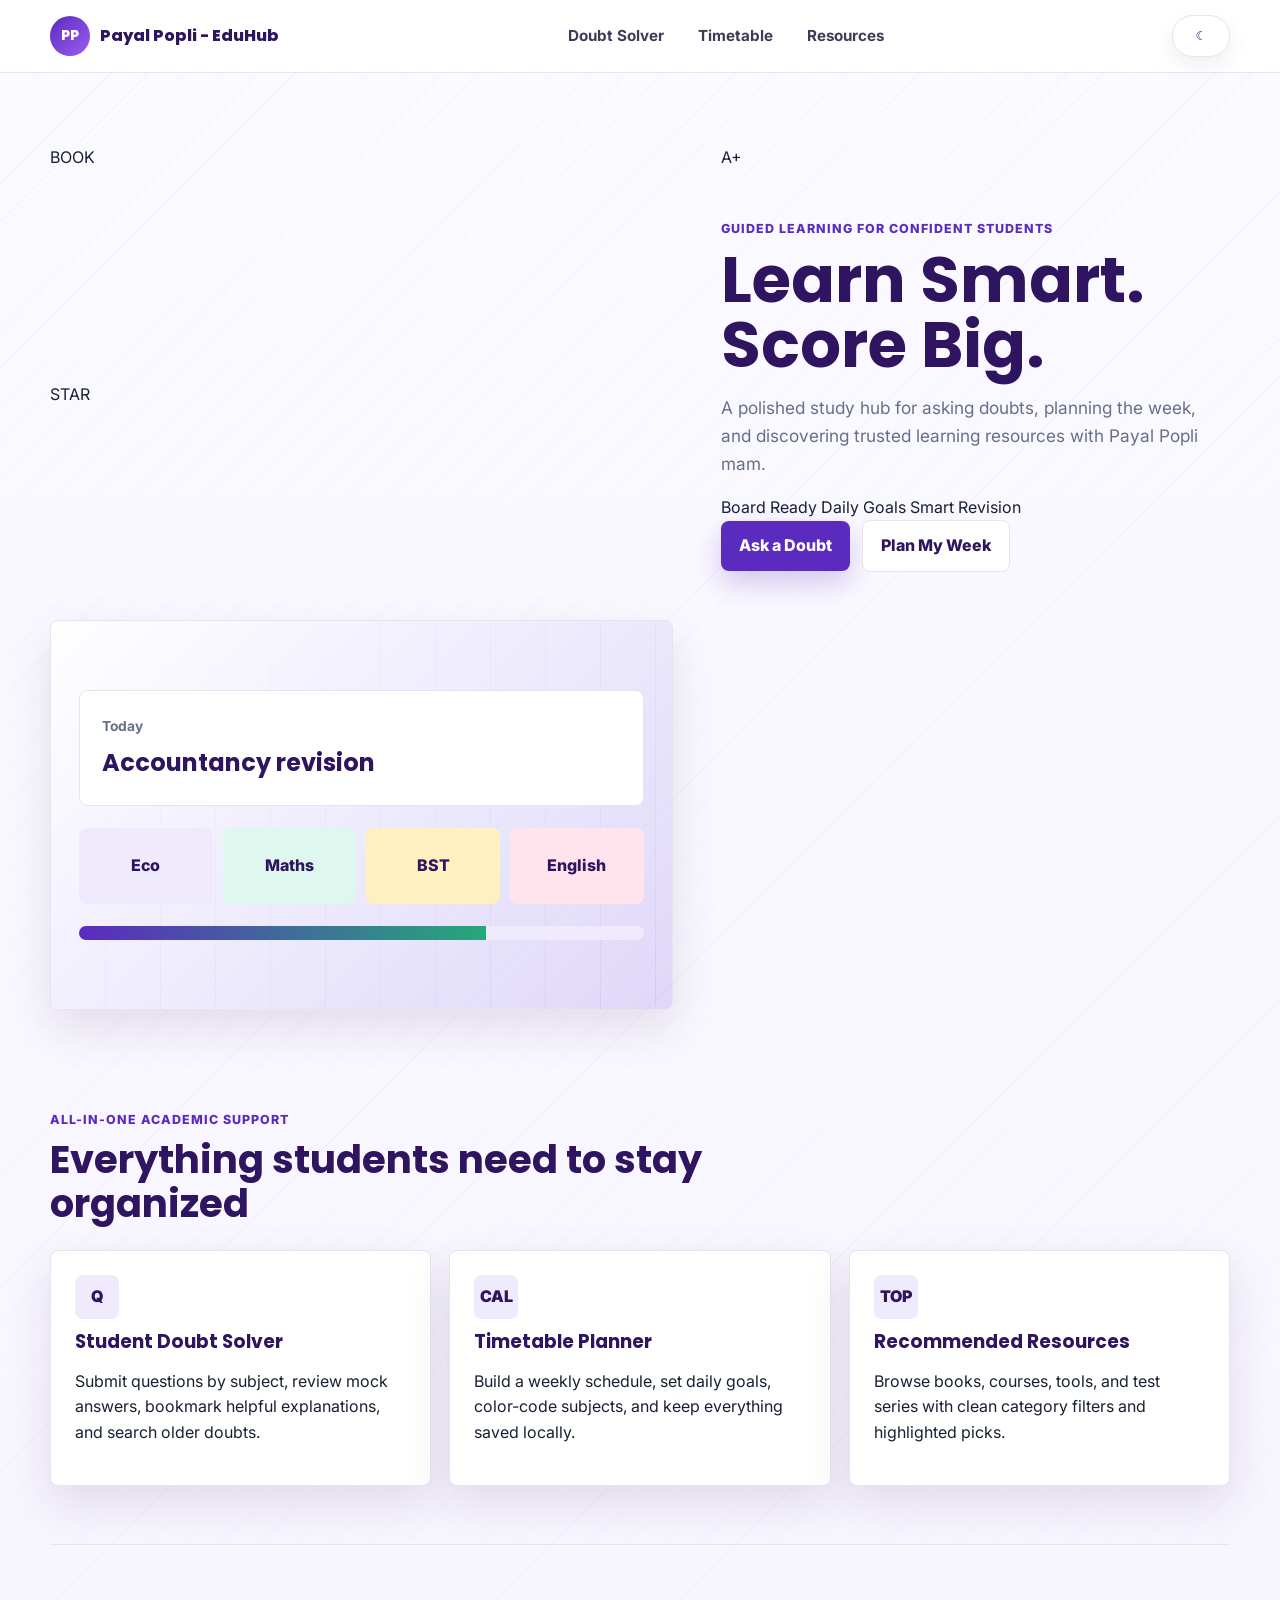
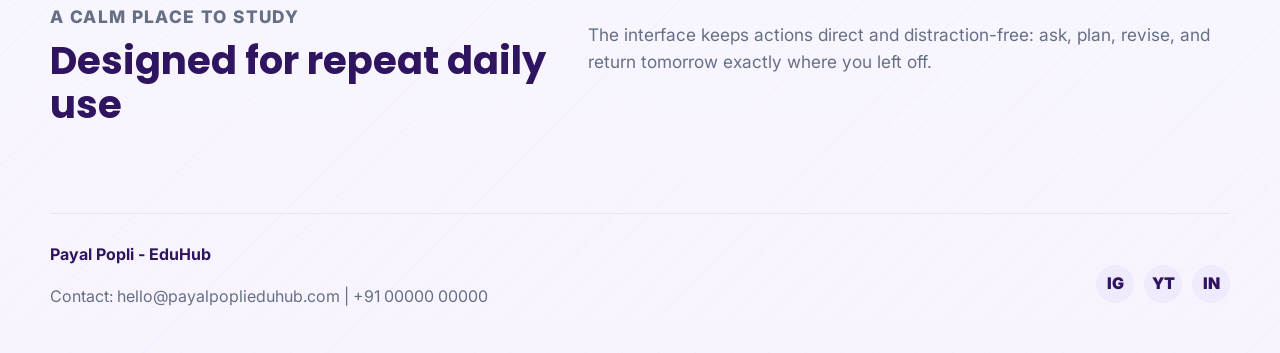
<file: index.html>
<!DOCTYPE html>
<html lang="en">
<head>
  <meta charset="UTF-8">
  <meta name="viewport" content="width=device-width, initial-scale=1.0">
  <title>Payal Popli - EduHub</title>
  <link rel="preconnect" href="https://fonts.googleapis.com">
  <link rel="preconnect" href="https://fonts.gstatic.com" crossorigin>
  <link href="https://fonts.googleapis.com/css2?family=Inter:wght@400;500;600;700&family=Poppins:wght@600;700;800&display=swap" rel="stylesheet">
  <link rel="stylesheet" href="styles.css">
</head>
<body>
  <header class="site-header">
    <nav class="navbar" aria-label="Main navigation">
      <a class="brand" href="index.html" aria-label="Payal Popli EduHub home">
        <span class="brand-mark">PP</span>
        <span>Payal Popli - EduHub</span>
      </a>
      <button class="menu-toggle" type="button" aria-expanded="false" aria-controls="navLinks">
        <span></span><span></span><span></span>
      </button>
      <div class="nav-links" id="navLinks">
        <a href="doubt-solver.html">Doubt Solver</a>
        <a href="timetable.html">Timetable</a>
        <a href="resources.html">Resources</a>
      </div>
      <button class="theme-toggle" type="button" aria-label="Switch to dark mode" title="Toggle dark mode">Dark</button>
    </nav>
  </header>

  <main>
    <section class="hero home-hero decorated-section hero-decor">
      <span class="sticker sticker-book" aria-hidden="true">BOOK</span>
      <span class="sticker sticker-score" aria-hidden="true">A+</span>
      <span class="sticker sticker-star" aria-hidden="true">STAR</span>
      <div class="hero-content">
        <p class="eyebrow">Guided learning for confident students</p>
        <h1>Learn Smart. Score Big.</h1>
        <p class="hero-copy">A polished study hub for asking doubts, planning the week, and discovering trusted learning resources with Payal Popli mam.</p>
        <div class="student-tag-row" aria-label="Learning highlights">
          <span>Board Ready</span>
          <span>Daily Goals</span>
          <span>Smart Revision</span>
        </div>
        <div class="hero-actions">
          <a class="btn primary" href="doubt-solver.html">Ask a Doubt</a>
          <a class="btn secondary" href="timetable.html">Plan My Week</a>
        </div>
      </div>
      <div class="hero-panel" aria-label="Study dashboard preview">
        <div class="mini-card strong">
          <span>Today</span>
          <strong>Accountancy revision</strong>
        </div>
        <div class="mini-grid">
          <div>Eco</div><div>Maths</div><div>BST</div><div>English</div>
        </div>
        <div class="progress-strip">
          <span></span>
        </div>
      </div>
    </section>

    <section class="section intro-band">
      <div class="section-heading">
        <p class="eyebrow">All-in-one academic support</p>
        <h2>Everything students need to stay organized</h2>
      </div>
      <div class="feature-grid">
        <a class="feature-card" href="doubt-solver.html">
          <span class="feature-icon">Q</span>
          <h3>Student Doubt Solver</h3>
          <p>Submit questions by subject, review mock answers, bookmark helpful explanations, and search older doubts.</p>
        </a>
        <a class="feature-card" href="timetable.html">
          <span class="feature-icon">CAL</span>
          <h3>Timetable Planner</h3>
          <p>Build a weekly schedule, set daily goals, color-code subjects, and keep everything saved locally.</p>
        </a>
        <a class="feature-card" href="resources.html">
          <span class="feature-icon">TOP</span>
          <h3>Recommended Resources</h3>
          <p>Browse books, courses, tools, and test series with clean category filters and highlighted picks.</p>
        </a>
      </div>
    </section>

    <section class="section split-section">
      <div>
        <p class="eyebrow">A calm place to study</p>
        <h2>Designed for repeat daily use</h2>
      </div>
      <p>The interface keeps actions direct and distraction-free: ask, plan, revise, and return tomorrow exactly where you left off.</p>
    </section>
  </main>

  <footer class="footer">
    <div>
      <strong>Payal Popli - EduHub</strong>
      <p>Contact: hello@payalpoplieduhub.com | +91 00000 00000</p>
    </div>
    <div class="social-links" aria-label="Social media links">
      <a href="#" aria-label="Instagram">IG</a>
      <a href="#" aria-label="YouTube">YT</a>
      <a href="#" aria-label="LinkedIn">IN</a>
    </div>
  </footer>

  <script src="script.js"></script>
</body>
</html>
</file>
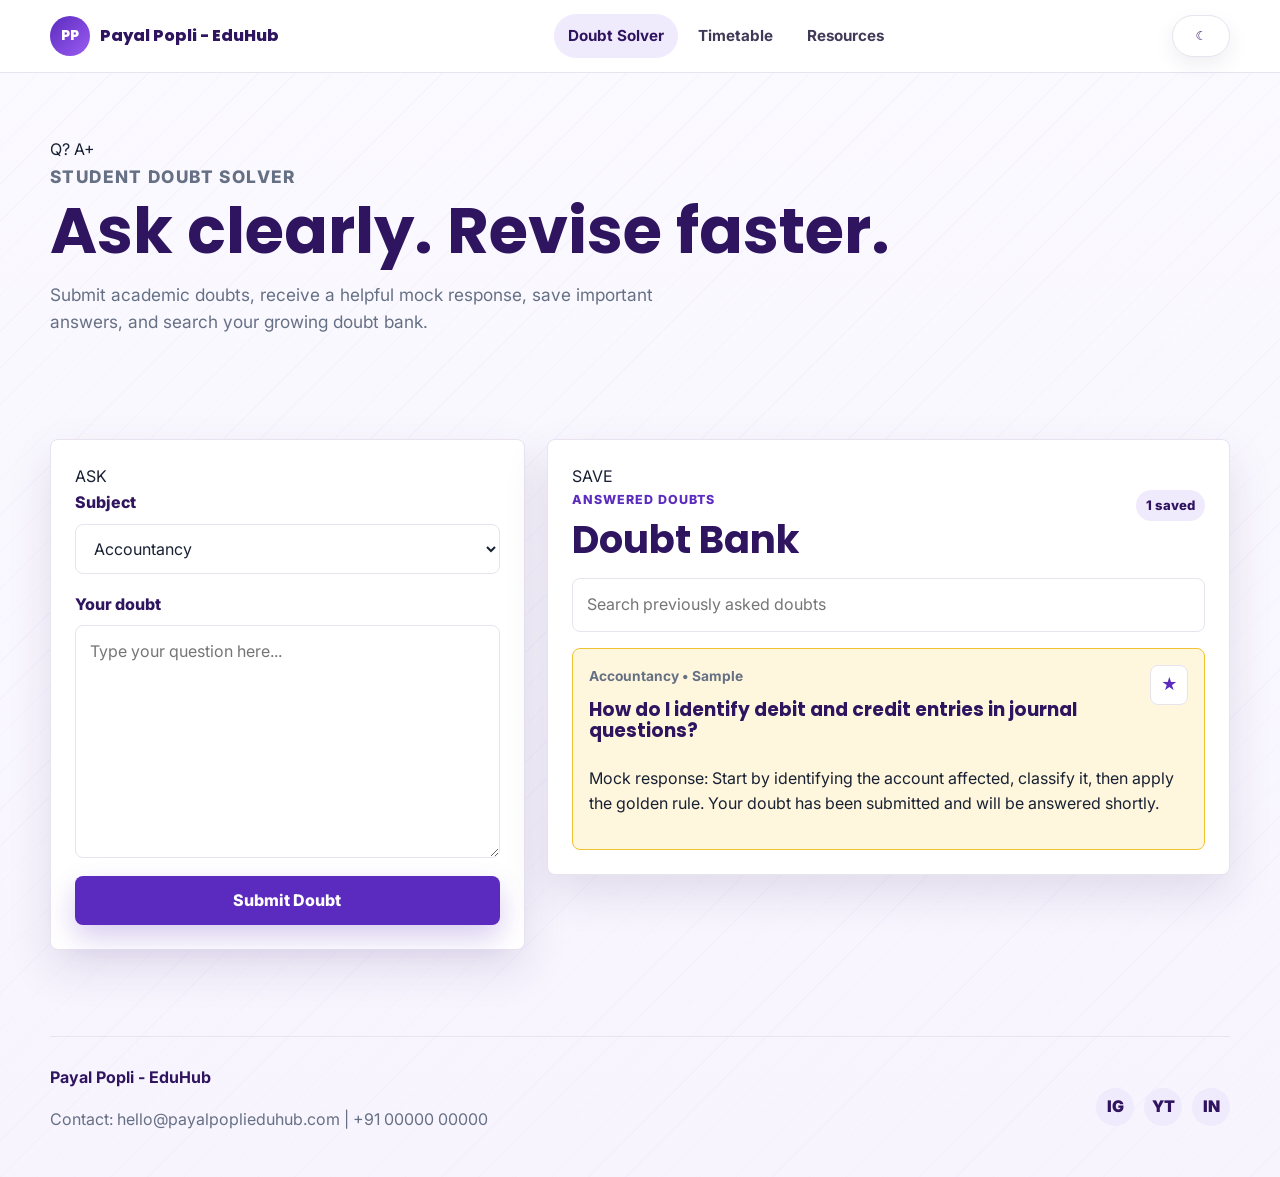
<file: doubt-solver.html>
<!DOCTYPE html>
<html lang="en">
<head>
  <meta charset="UTF-8">
  <meta name="viewport" content="width=device-width, initial-scale=1.0">
  <title>Student Doubt Solver | Payal Popli - EduHub</title>
  <link rel="preconnect" href="https://fonts.googleapis.com">
  <link rel="preconnect" href="https://fonts.gstatic.com" crossorigin>
  <link href="https://fonts.googleapis.com/css2?family=Inter:wght@400;500;600;700&family=Poppins:wght@600;700;800&display=swap" rel="stylesheet">
  <link rel="stylesheet" href="styles.css">
</head>
<body>
  <header class="site-header">
    <nav class="navbar" aria-label="Main navigation">
      <a class="brand" href="index.html"><span class="brand-mark">PP</span><span>Payal Popli - EduHub</span></a>
      <button class="menu-toggle" type="button" aria-expanded="false" aria-controls="navLinks"><span></span><span></span><span></span></button>
      <div class="nav-links" id="navLinks">
        <a class="active" href="doubt-solver.html">Doubt Solver</a>
        <a href="timetable.html">Timetable</a>
        <a href="resources.html">Resources</a>
      </div>
      <button class="theme-toggle" type="button" aria-label="Switch to dark mode" title="Toggle dark mode">Dark</button>
    </nav>
  </header>

  <main>
    <section class="page-hero decorated-section page-decor-doubt">
      <span class="sticker sticker-question" aria-hidden="true">Q?</span>
      <span class="sticker sticker-score" aria-hidden="true">A+</span>
      <p class="eyebrow">Student Doubt Solver</p>
      <h1>Ask clearly. Revise faster.</h1>
      <p>Submit academic doubts, receive a helpful mock response, save important answers, and search your growing doubt bank.</p>
    </section>

    <section class="section two-column">
      <form class="tool-card" id="doubtForm">
        <span class="corner-sticker" aria-hidden="true">ASK</span>
        <div class="form-row">
          <label for="subject">Subject</label>
          <select id="subject" required>
            <option>Accountancy</option>
            <option>Economics</option>
            <option>Business Studies</option>
            <option>Maths</option>
            <option>English</option>
            <option>Other</option>
          </select>
        </div>
        <div class="form-row">
          <label for="question">Your doubt</label>
          <textarea id="question" rows="8" placeholder="Type your question here..." required></textarea>
        </div>
        <button class="btn primary full" type="submit">Submit Doubt</button>
      </form>

      <div class="tool-card">
        <span class="corner-sticker alt" aria-hidden="true">SAVE</span>
        <div class="card-title-row">
          <div>
            <p class="eyebrow">Answered Doubts</p>
            <h2>Doubt Bank</h2>
          </div>
          <span class="pill" id="doubtCount">0 saved</span>
        </div>
        <label class="sr-only" for="doubtSearch">Search doubts</label>
        <input class="search-input" id="doubtSearch" type="search" placeholder="Search previously asked doubts">
        <div class="answer-list" id="answerList" aria-live="polite"></div>
      </div>
    </section>
  </main>

  <footer class="footer">
    <div><strong>Payal Popli - EduHub</strong><p>Contact: hello@payalpoplieduhub.com | +91 00000 00000</p></div>
    <div class="social-links"><a href="#">IG</a><a href="#">YT</a><a href="#">IN</a></div>
  </footer>

  <script src="script.js"></script>
</body>
</html>
</file>
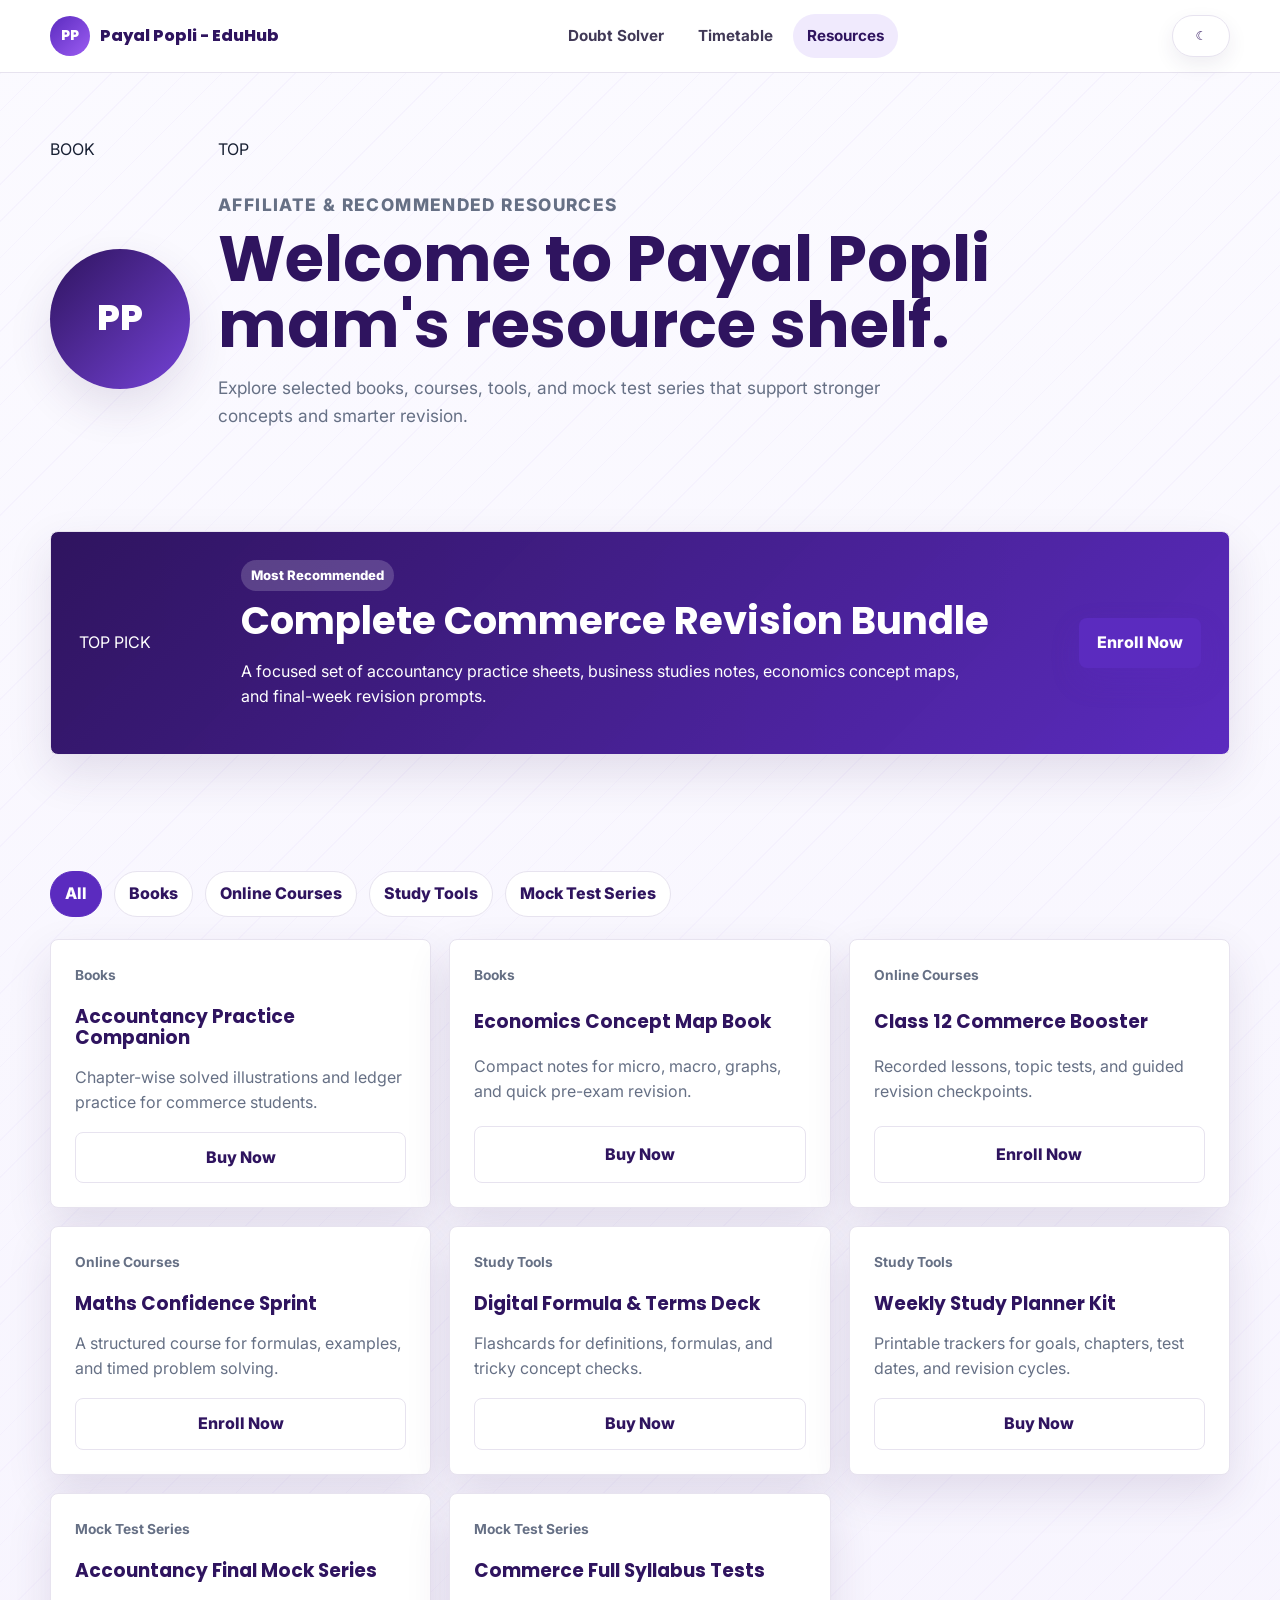
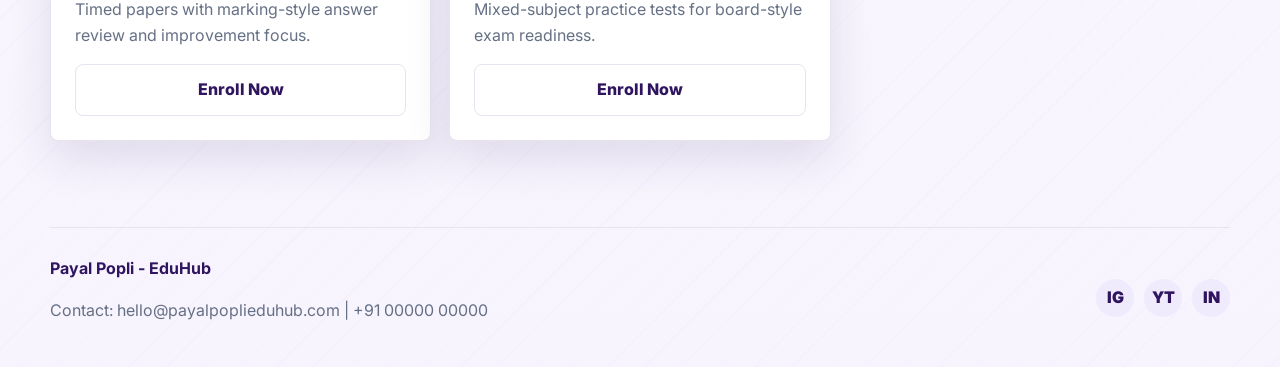
<file: resources.html>
<!DOCTYPE html>
<html lang="en">
<head>
  <meta charset="UTF-8">
  <meta name="viewport" content="width=device-width, initial-scale=1.0">
  <title>Recommended Resources | Payal Popli - EduHub</title>
  <link rel="preconnect" href="https://fonts.googleapis.com">
  <link rel="preconnect" href="https://fonts.gstatic.com" crossorigin>
  <link href="https://fonts.googleapis.com/css2?family=Inter:wght@400;500;600;700&family=Poppins:wght@600;700;800&display=swap" rel="stylesheet">
  <link rel="stylesheet" href="styles.css">
</head>
<body>
  <header class="site-header">
    <nav class="navbar" aria-label="Main navigation">
      <a class="brand" href="index.html"><span class="brand-mark">PP</span><span>Payal Popli - EduHub</span></a>
      <button class="menu-toggle" type="button" aria-expanded="false" aria-controls="navLinks"><span></span><span></span><span></span></button>
      <div class="nav-links" id="navLinks">
        <a href="doubt-solver.html">Doubt Solver</a>
        <a href="timetable.html">Timetable</a>
        <a class="active" href="resources.html">Resources</a>
      </div>
      <button class="theme-toggle" type="button" aria-label="Switch to dark mode" title="Toggle dark mode">Dark</button>
    </nav>
  </header>

  <main>
    <section class="resource-intro decorated-section page-decor-resources">
      <span class="sticker sticker-book" aria-hidden="true">BOOK</span>
      <span class="sticker sticker-star" aria-hidden="true">TOP</span>
      <div class="photo-placeholder" aria-label="Payal Popli mam photo placeholder">PP</div>
      <div>
        <p class="eyebrow">Affiliate & Recommended Resources</p>
        <h1>Welcome to Payal Popli mam's resource shelf.</h1>
        <p>Explore selected books, courses, tools, and mock test series that support stronger concepts and smarter revision.</p>
      </div>
    </section>

    <section class="section">
      <article class="featured-resource">
        <span class="featured-ribbon" aria-hidden="true">TOP PICK</span>
        <div>
          <span class="pill light">Most Recommended</span>
          <h2>Complete Commerce Revision Bundle</h2>
          <p>A focused set of accountancy practice sheets, business studies notes, economics concept maps, and final-week revision prompts.</p>
        </div>
        <a class="btn primary" href="#">Enroll Now</a>
      </article>
    </section>

    <section class="section">
      <div class="filter-row" aria-label="Resource filters">
        <button class="filter-btn active" data-filter="All" type="button">All</button>
        <button class="filter-btn" data-filter="Books" type="button">Books</button>
        <button class="filter-btn" data-filter="Online Courses" type="button">Online Courses</button>
        <button class="filter-btn" data-filter="Study Tools" type="button">Study Tools</button>
        <button class="filter-btn" data-filter="Mock Test Series" type="button">Mock Test Series</button>
      </div>
      <div class="resource-grid" id="resourceGrid"></div>
    </section>
  </main>

  <footer class="footer">
    <div><strong>Payal Popli - EduHub</strong><p>Contact: hello@payalpoplieduhub.com | +91 00000 00000</p></div>
    <div class="social-links"><a href="#">IG</a><a href="#">YT</a><a href="#">IN</a></div>
  </footer>

  <script src="script.js"></script>
</body>
</html>
</file>
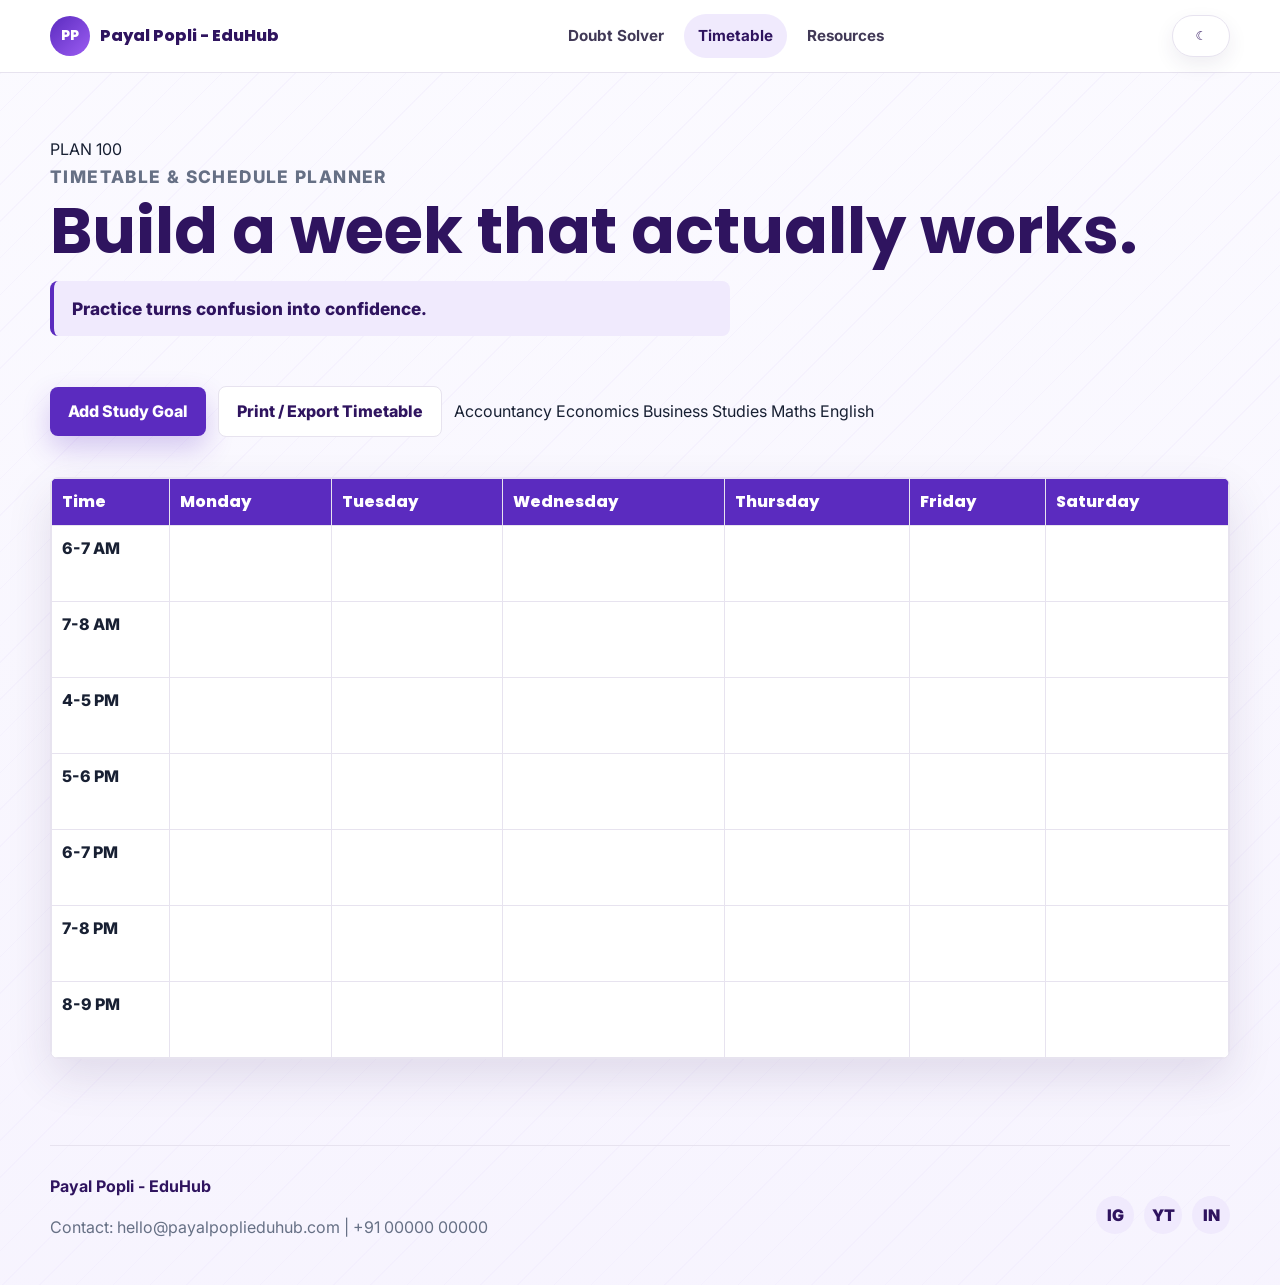
<file: timetable.html>
<!DOCTYPE html>
<html lang="en">
<head>
  <meta charset="UTF-8">
  <meta name="viewport" content="width=device-width, initial-scale=1.0">
  <title>Timetable Planner | Payal Popli - EduHub</title>
  <link rel="preconnect" href="https://fonts.googleapis.com">
  <link rel="preconnect" href="https://fonts.gstatic.com" crossorigin>
  <link href="https://fonts.googleapis.com/css2?family=Inter:wght@400;500;600;700&family=Poppins:wght@600;700;800&display=swap" rel="stylesheet">
  <link rel="stylesheet" href="styles.css">
</head>
<body>
  <header class="site-header">
    <nav class="navbar" aria-label="Main navigation">
      <a class="brand" href="index.html"><span class="brand-mark">PP</span><span>Payal Popli - EduHub</span></a>
      <button class="menu-toggle" type="button" aria-expanded="false" aria-controls="navLinks"><span></span><span></span><span></span></button>
      <div class="nav-links" id="navLinks">
        <a href="doubt-solver.html">Doubt Solver</a>
        <a class="active" href="timetable.html">Timetable</a>
        <a href="resources.html">Resources</a>
      </div>
      <button class="theme-toggle" type="button" aria-label="Switch to dark mode" title="Toggle dark mode">Dark</button>
    </nav>
  </header>

  <main>
    <section class="page-hero compact decorated-section page-decor-plan">
      <span class="sticker sticker-plan" aria-hidden="true">PLAN</span>
      <span class="sticker sticker-score" aria-hidden="true">100</span>
      <p class="eyebrow">Timetable & Schedule Planner</p>
      <h1>Build a week that actually works.</h1>
      <p class="quote" id="dailyQuote">Small steps every day create big scores.</p>
    </section>

    <section class="section planner-actions">
      <button class="btn primary" id="addGoalBtn" type="button">Add Study Goal</button>
      <button class="btn secondary" id="printBtn" type="button">Print / Export Timetable</button>
      <div class="subject-legend" aria-label="Subject color guide">
        <span class="legend-chip accountancy">Accountancy</span>
        <span class="legend-chip economics">Economics</span>
        <span class="legend-chip business">Business Studies</span>
        <span class="legend-chip maths">Maths</span>
        <span class="legend-chip english">English</span>
      </div>
      <div class="goal-list" id="goalList" aria-live="polite"></div>
    </section>

    <section class="section table-shell">
      <div class="table-scroll" aria-label="Weekly timetable planner">
        <table class="timetable" id="timetable"></table>
      </div>
    </section>
  </main>

  <footer class="footer">
    <div><strong>Payal Popli - EduHub</strong><p>Contact: hello@payalpoplieduhub.com | +91 00000 00000</p></div>
    <div class="social-links"><a href="#">IG</a><a href="#">YT</a><a href="#">IN</a></div>
  </footer>

  <script src="script.js"></script>
</body>
</html>
</file>
<file: styles.css>
:root {
  --purple-900: #2f145f;
  --purple-700: #5b2bbf;
  --purple-600: #7442d6;
  --purple-100: #f0eafd;
  --ink: #182033;
  --muted: #667085;
  --line: #e7e3ef;
  --white: #ffffff;
  --page: #fbfaff;
  --surface: #ffffff;
  --header-bg: rgba(255, 255, 255, 0.92);
  --nav-text: #413957;
  --field-bg: #ffffff;
  --mint: #dff8ef;
  --gold: #fff0c2;
  --rose: #ffe4ed;
  --sky: #dbeafe;
  --aqua: #b9f5d8;
  --lemon: #ffd166;
  --coral: #ff6b6b;
  --pink-pop: #ffb7d5;
  --card-strip: linear-gradient(90deg, #5b2bbf, #ffb7d5, #ffd166, #b9f5d8);
  --shadow: 0 18px 45px rgba(54, 35, 92, 0.12);
  --radius: 8px;
}

[data-theme="dark"] {
  --purple-900: #f3edff;
  --purple-700: #b48cff;
  --purple-600: #c3a3ff;
  --purple-100: #2c2145;
  --ink: #f7f3ff;
  --muted: #c8bed9;
  --line: #3a2f4f;
  --white: #ffffff;
  --page: #0f0d16;
  --surface: #171321;
  --header-bg: rgba(15, 13, 22, 0.92);
  --nav-text: #e6dcf7;
  --field-bg: #211a30;
  --mint: #153c32;
  --gold: #4a3a16;
  --rose: #4a1f32;
  --sky: #172d4c;
  --aqua: #153c32;
  --lemon: #ffd166;
  --coral: #ff8585;
  --pink-pop: #ff9aca;
  --card-strip: linear-gradient(90deg, #b48cff, #ff9aca, #ffd166, #8ef0c4);
  --shadow: 0 18px 45px rgba(0, 0, 0, 0.34);
}

* {
  box-sizing: border-box;
}

html {
  scroll-behavior: smooth;
}

body {
  margin: 0;
  font-family: "Inter", system-ui, sans-serif;
  color: var(--ink);
  background:
    repeating-linear-gradient(135deg, color-mix(in srgb, var(--purple-100) 42%, transparent) 0 1px, transparent 1px 26px),
    linear-gradient(180deg, var(--page), color-mix(in srgb, var(--purple-100) 38%, var(--page)));
  line-height: 1.6;
}

a {
  color: inherit;
  text-decoration: none;
}

button,
input,
select,
textarea {
  font: inherit;
}

.site-header {
  position: sticky;
  top: 0;
  z-index: 10;
  background: var(--header-bg);
  border-bottom: 1px solid var(--line);
  backdrop-filter: blur(16px);
}

.navbar {
  width: min(1180px, calc(100% - 32px));
  min-height: 72px;
  margin: 0 auto;
  display: flex;
  align-items: center;
  justify-content: space-between;
  gap: 20px;
}

.brand {
  display: inline-flex;
  align-items: center;
  gap: 10px;
  font-family: "Poppins", sans-serif;
  font-weight: 800;
  color: var(--purple-900);
}

.brand-mark {
  width: 40px;
  height: 40px;
  border-radius: 50%;
  display: grid;
  place-items: center;
  color: var(--white);
  background: linear-gradient(135deg, var(--purple-700), #9c5df2);
  font-size: 0.85rem;
}

.nav-links {
  display: flex;
  align-items: center;
  gap: 6px;
}

.nav-links a {
  padding: 10px 14px;
  border-radius: 999px;
  color: var(--nav-text);
  font-weight: 700;
  font-size: 0.95rem;
}

.nav-links a:hover,
.nav-links a.active {
  color: var(--purple-900);
  background: var(--purple-100);
}

.menu-toggle {
  display: none;
  width: 42px;
  height: 42px;
  border: 1px solid var(--line);
  border-radius: var(--radius);
  background: var(--surface);
}

.menu-toggle span {
  display: block;
  width: 18px;
  height: 2px;
  margin: 4px auto;
  background: var(--purple-900);
}

.theme-toggle {
  min-width: 58px;
  height: 42px;
  padding: 0 12px;
  border: 1px solid var(--line);
  border-radius: 999px;
  display: grid;
  place-items: center;
  flex: 0 0 auto;
  background: var(--surface);
  color: var(--purple-900);
  cursor: pointer;
  font-size: 0.78rem;
  font-weight: 900;
  text-transform: uppercase;
  box-shadow: 0 8px 20px rgba(54, 35, 92, 0.08);
}

.theme-toggle:hover {
  background: var(--purple-100);
}

.hero,
.page-hero,
.resource-intro,
.section,
.footer {
  width: min(1180px, calc(100% - 32px));
  margin: 0 auto;
}

.home-hero {
  min-height: calc(100vh - 72px);
  display: grid;
  grid-template-columns: minmax(0, 1.1fr) minmax(300px, 0.9fr);
  align-items: center;
  gap: 48px;
  padding: 72px 0 42px;
}

.hero-content h1,
.page-hero h1,
.resource-intro h1 {
  margin: 8px 0 16px;
  font-family: "Poppins", sans-serif;
  font-size: clamp(2.45rem, 5vw, 5.2rem);
  line-height: 1.02;
  color: var(--purple-900);
  letter-spacing: 0;
}

.hero-copy,
.page-hero p,
.resource-intro p,
.split-section p {
  max-width: 680px;
  color: var(--muted);
  font-size: 1.08rem;
}

.eyebrow {
  margin: 0;
  color: var(--purple-700);
  font-weight: 800;
  text-transform: uppercase;
  font-size: 0.78rem;
  letter-spacing: 0.08em;
}

.hero-actions,
.planner-actions,
.filter-row {
  display: flex;
  flex-wrap: wrap;
  gap: 12px;
  align-items: center;
}

.btn {
  display: inline-flex;
  align-items: center;
  justify-content: center;
  min-height: 46px;
  padding: 12px 18px;
  border: 0;
  border-radius: var(--radius);
  cursor: pointer;
  font-weight: 800;
  transition: transform 0.2s ease, box-shadow 0.2s ease, background 0.2s ease;
}

.btn:hover {
  transform: translateY(-2px);
}

.btn.primary {
  background: var(--purple-700);
  color: var(--white);
  box-shadow: 0 12px 28px rgba(91, 43, 191, 0.24);
}

.btn.secondary {
  background: var(--surface);
  color: var(--purple-900);
  border: 1px solid var(--line);
}

.btn.full {
  width: 100%;
}

.hero-panel,
.tool-card,
.feature-card,
.featured-resource,
.resource-card {
  border: 1px solid var(--line);
  border-radius: var(--radius);
  background: var(--surface);
  box-shadow: var(--shadow);
}

.hero-panel {
  min-height: 390px;
  padding: 28px;
  display: grid;
  align-content: center;
  gap: 22px;
  background:
    linear-gradient(135deg, color-mix(in srgb, var(--surface) 94%, transparent), rgba(116, 66, 214, 0.18)),
    repeating-linear-gradient(90deg, transparent 0 54px, rgba(91, 43, 191, 0.08) 54px 55px);
}

.mini-card {
  padding: 22px;
  border-radius: var(--radius);
  background: var(--surface);
  border: 1px solid var(--line);
}

.mini-card span,
.answer-meta,
.resource-card span {
  color: var(--muted);
  font-size: 0.86rem;
  font-weight: 700;
}

.mini-card strong {
  display: block;
  margin-top: 6px;
  font-family: "Poppins", sans-serif;
  font-size: 1.5rem;
  color: var(--purple-900);
}

.mini-grid {
  display: grid;
  grid-template-columns: repeat(4, 1fr);
  gap: 10px;
}

.mini-grid div {
  min-height: 76px;
  display: grid;
  place-items: center;
  border-radius: var(--radius);
  font-weight: 800;
  background: var(--purple-100);
  color: var(--purple-900);
}

.mini-grid div:nth-child(2) { background: var(--mint); }
.mini-grid div:nth-child(3) { background: var(--gold); }
.mini-grid div:nth-child(4) { background: var(--rose); }

.progress-strip {
  height: 14px;
  overflow: hidden;
  border-radius: 999px;
  background: var(--purple-100);
}

.progress-strip span {
  display: block;
  width: 72%;
  height: 100%;
  background: linear-gradient(90deg, var(--purple-700), #26a879);
}

.section {
  padding: 58px 0;
}

.section-heading {
  max-width: 720px;
  margin-bottom: 24px;
}

h2,
h3 {
  font-family: "Poppins", sans-serif;
  color: var(--purple-900);
  line-height: 1.15;
}

h2 {
  margin: 8px 0 0;
  font-size: clamp(1.8rem, 3vw, 2.8rem);
}

h3 {
  margin: 12px 0 8px;
}

.feature-grid,
.resource-grid {
  display: grid;
  grid-template-columns: repeat(3, minmax(0, 1fr));
  gap: 18px;
}

.feature-card,
.resource-card {
  padding: 24px;
  transition: transform 0.2s ease, box-shadow 0.2s ease;
}

.feature-card:hover,
.resource-card:hover {
  transform: translateY(-4px);
  box-shadow: 0 22px 50px rgba(54, 35, 92, 0.16);
}

.feature-icon {
  width: 44px;
  height: 44px;
  border-radius: var(--radius);
  display: grid;
  place-items: center;
  background: var(--purple-100);
  color: var(--purple-900);
  font-weight: 900;
}

.split-section {
  display: grid;
  grid-template-columns: 0.8fr 1fr;
  gap: 24px;
  border-top: 1px solid var(--line);
}

.page-hero {
  padding: 64px 0 28px;
}

.page-hero.compact {
  padding-bottom: 8px;
}

.two-column {
  display: grid;
  grid-template-columns: 0.82fr 1.18fr;
  gap: 22px;
  align-items: start;
}

.tool-card {
  padding: 24px;
}

.form-row {
  display: grid;
  gap: 8px;
  margin-bottom: 18px;
}

label {
  color: var(--purple-900);
  font-weight: 800;
}

select,
textarea,
input {
  width: 100%;
  border: 1px solid var(--line);
  border-radius: var(--radius);
  padding: 13px 14px;
  color: var(--ink);
  background: var(--field-bg);
  outline: none;
}

select:focus,
textarea:focus,
input:focus {
  border-color: var(--purple-600);
  box-shadow: 0 0 0 4px rgba(116, 66, 214, 0.12);
}

.card-title-row {
  display: flex;
  justify-content: space-between;
  gap: 12px;
  align-items: start;
  margin-bottom: 16px;
}

.pill {
  display: inline-flex;
  align-items: center;
  min-height: 30px;
  padding: 5px 10px;
  border-radius: 999px;
  background: var(--purple-100);
  color: var(--purple-900);
  font-weight: 800;
  font-size: 0.82rem;
  white-space: nowrap;
}

.pill.light {
  background: rgba(255, 255, 255, 0.18);
  color: var(--white);
}

.answer-list {
  display: grid;
  gap: 12px;
  margin-top: 16px;
}

.answer-card {
  padding: 16px;
  border: 1px solid var(--line);
  border-radius: var(--radius);
  background: var(--surface);
}

.answer-card.bookmarked {
  border-color: #f1c232;
  background: color-mix(in srgb, var(--gold) 55%, var(--surface));
}

.answer-top {
  display: flex;
  justify-content: space-between;
  gap: 12px;
}

.bookmark-btn {
  width: 40px;
  height: 40px;
  border: 1px solid var(--line);
  border-radius: var(--radius);
  background: var(--surface);
  cursor: pointer;
  color: var(--purple-700);
  font-weight: 900;
}

.quote {
  padding: 14px 18px;
  border-left: 4px solid var(--purple-700);
  background: var(--purple-100);
  border-radius: var(--radius);
  color: var(--purple-900) !important;
  font-weight: 800;
}

.planner-actions {
  padding-top: 24px;
  padding-bottom: 22px;
}

.goal-list {
  width: 100%;
  display: flex;
  flex-wrap: wrap;
  gap: 10px;
  margin-top: 6px;
}

.goal-chip {
  display: inline-flex;
  align-items: center;
  gap: 8px;
  padding: 8px 10px;
  border-radius: 999px;
  background: var(--mint);
  color: #12684d;
  font-weight: 800;
}

.goal-chip button {
  border: 0;
  background: transparent;
  cursor: pointer;
  color: inherit;
  font-weight: 900;
}

.table-shell {
  padding-top: 0;
}

.table-scroll {
  overflow-x: auto;
  border: 1px solid var(--line);
  border-radius: var(--radius);
  background: var(--surface);
  box-shadow: var(--shadow);
}

.timetable {
  width: 100%;
  min-width: 920px;
  border-collapse: collapse;
}

.timetable th,
.timetable td {
  border: 1px solid var(--line);
  padding: 10px;
  text-align: left;
  vertical-align: top;
}

.timetable th {
  background: #5b2bbf;
  color: #ffffff;
  font-family: "Poppins", sans-serif;
  font-weight: 800;
}

[data-theme="dark"] .timetable th {
  background: #7442d6;
  color: #ffffff;
  font-family: "Poppins", sans-serif;
  font-weight: 800;
}

.timetable td:first-child,
.timetable th:first-child {
  width: 118px;
  font-weight: 800;
}

.slot-cell {
  height: 76px;
  cursor: pointer;
  transition: box-shadow 0.2s ease, transform 0.2s ease;
}

.slot-cell:hover {
  box-shadow: inset 0 0 0 2px var(--purple-600);
}

.slot-subject {
  display: block;
  padding: 8px;
  border-radius: var(--radius);
  font-weight: 800;
  color: var(--ink);
  min-height: 48px;
}

.resource-intro {
  display: grid;
  grid-template-columns: 140px minmax(0, 1fr);
  gap: 28px;
  align-items: center;
  padding: 64px 0 26px;
}

.photo-placeholder {
  width: 140px;
  aspect-ratio: 1;
  border-radius: 50%;
  display: grid;
  place-items: center;
  color: var(--white);
  background: linear-gradient(135deg, var(--purple-900), var(--purple-600));
  box-shadow: var(--shadow);
  font-family: "Poppins", sans-serif;
  font-size: 2.2rem;
  font-weight: 800;
}

.featured-resource {
  display: flex;
  align-items: center;
  justify-content: space-between;
  gap: 22px;
  padding: 28px;
  color: var(--white);
  background:
    linear-gradient(135deg, rgba(47, 20, 95, 0.96), rgba(91, 43, 191, 0.92)),
    linear-gradient(90deg, var(--purple-900), var(--purple-700));
}

.featured-resource h2,
.featured-resource p {
  color: var(--white);
}

.featured-resource p {
  max-width: 720px;
}

.filter-btn {
  min-height: 42px;
  padding: 9px 14px;
  border: 1px solid var(--line);
  border-radius: 999px;
  background: var(--surface);
  color: var(--purple-900);
  cursor: pointer;
  font-weight: 800;
}

.filter-btn.active {
  background: var(--purple-700);
  color: var(--white);
  border-color: var(--purple-700);
}

.resource-grid {
  margin-top: 22px;
}

.resource-card {
  display: grid;
  gap: 8px;
}

.resource-card p {
  color: var(--muted);
  margin: 0 0 8px;
}

.footer {
  margin-top: 28px;
  padding: 28px 0;
  border-top: 1px solid var(--line);
  display: flex;
  align-items: center;
  justify-content: space-between;
  gap: 20px;
  color: var(--muted);
}

.footer strong {
  color: var(--purple-900);
}

.social-links {
  display: flex;
  gap: 10px;
}

.social-links a {
  width: 38px;
  height: 38px;
  border-radius: 50%;
  display: grid;
  place-items: center;
  background: var(--purple-100);
  color: var(--purple-900);
  font-weight: 900;
}

.sr-only {
  position: absolute;
  width: 1px;
  height: 1px;
  padding: 0;
  margin: -1px;
  overflow: hidden;
  clip: rect(0, 0, 0, 0);
  white-space: nowrap;
  border: 0;
}

@media (max-width: 860px) {
  .brand {
    order: 1;
  }

  .theme-toggle {
    order: 2;
    margin-left: auto;
  }

  .menu-toggle {
    display: block;
    order: 3;
  }

  .nav-links {
    order: 4;
    position: absolute;
    top: 72px;
    left: 16px;
    right: 16px;
    display: none;
    flex-direction: column;
    align-items: stretch;
    padding: 12px;
    border: 1px solid var(--line);
    border-radius: var(--radius);
    background: var(--surface);
    box-shadow: var(--shadow);
  }

  .nav-links.open {
    display: flex;
  }

  .home-hero,
  .two-column,
  .split-section,
  .resource-intro {
    grid-template-columns: 1fr;
  }

  .home-hero {
    min-height: auto;
    padding: 48px 0 28px;
  }

  .hero-panel {
    min-height: 300px;
  }

  .feature-grid,
  .resource-grid {
    grid-template-columns: 1fr;
  }

  .featured-resource,
  .footer {
    align-items: flex-start;
    flex-direction: column;
  }
}

@media (max-width: 520px) {
  .navbar,
  .hero,
  .page-hero,
  .resource-intro,
  .section,
  .footer {
    width: min(100% - 22px, 1180px);
  }

  .brand {
    font-size: 0.92rem;
  }

  .brand-mark {
    width: 36px;
    height: 36px;
  }

  .hero-actions,
  .planner-actions,
  .filter-row {
    align-items: stretch;
    flex-direction: column;
  }

  .btn,
  .filter-btn {
    width: 100%;
  }

  .hero-content h1,
  .page-hero h1,
  .resource-intro h1 {
    font-size: 2.25rem;
  }

  .mini-grid {
    grid-template-columns: repeat(2, 1fr);
  }

  .tool-card,
  .feature-card,
  .resource-card,
  .featured-resource {
    padding: 18px;
  }
}

@media print {
  .site-header,
  .planner-actions,
  .footer,
  .page-hero {
    display: none;
  }

  body {
    background: white;
  }

  .section,
  .table-shell {
    width: 100%;
    padding: 0;
  }

  .table-scroll {
    box-shadow: none;
    overflow: visible;
  }
}
</file>
